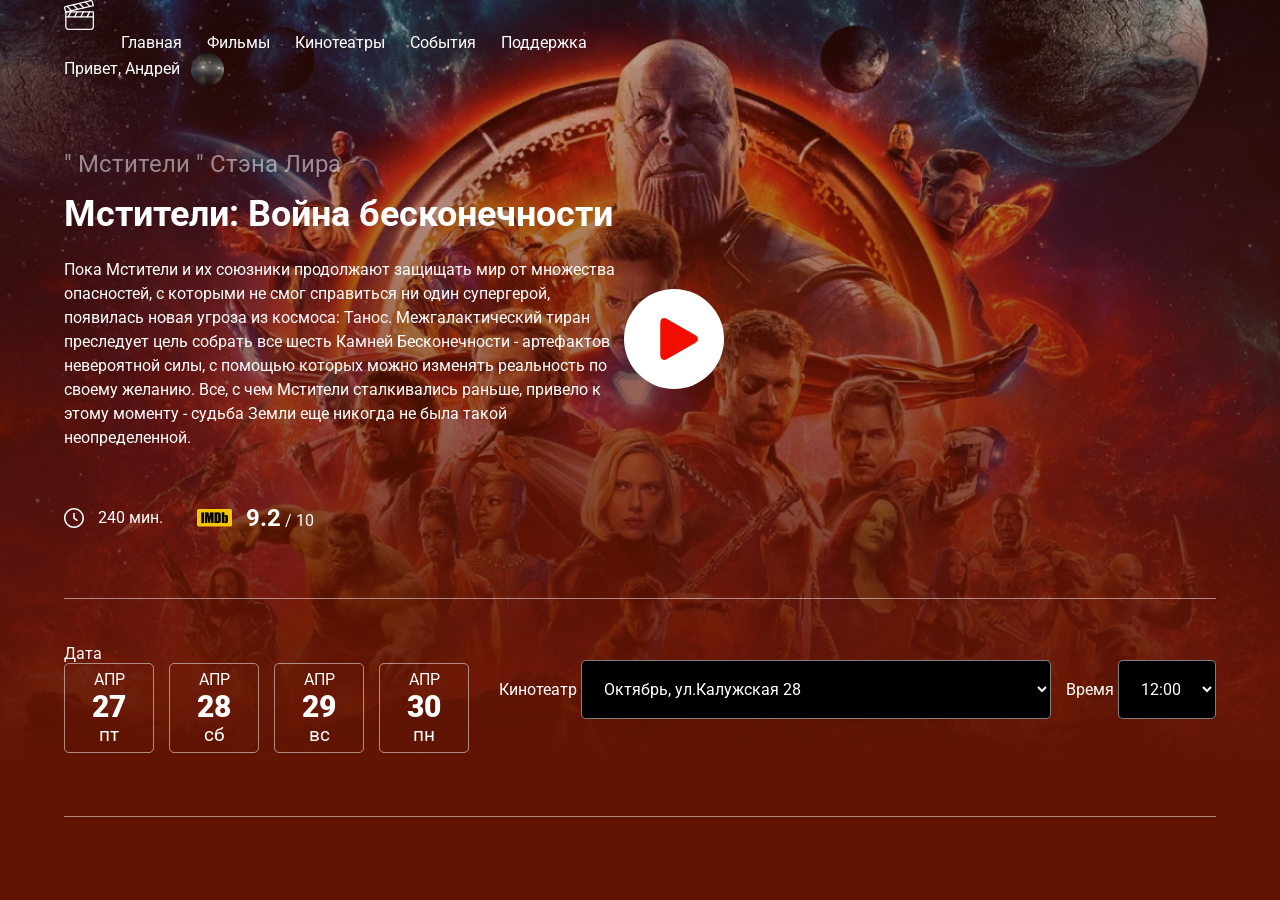
<file: Chinema1/Index.html>
<!DOCTYPE html>
<html lang="ru">
<head>
    <meta charset="UTF-8">
    <meta name="viewport" content="width=device-width, initial-scale=1.0">
    <link rel="preconnect" href="https://fonts.googleapis.com" >
    <link rel="preconnect" href="https://fonts.gstatic.com" crossorigin >
    <link href="https://fonts.googleapis.com/css2?family=Roboto:wght@400;700&display=swap" rel="stylesheet" >
    <link rel="stylesheet" href="css/normalize.css">
    <link rel="stylesheet" href="css/stile.css">
    <title>Online cinema</title>
</head>
    <body>
        <header class="header">
            <div class="nevbar container">
                <img src="img/logo.svg" alt="logo">
                <nav class="nav">
                    <ul class="menu">
                        <li class="menu-item"><a href="#" class="menu-link">Главная</a></li>
                        <li class="menu-item"><a href="#" class="menu-link">Фильмы</a></li>
                        <li class="menu-item"><a href="#" class="menu-link">Кинотеатры</a></li>
                        <li class="menu-item"><a href="#" class="menu-link">События</a></li>
                        <li class="menu-item"><a href="#" class="menu-link">Поддержка</a></li>
                    </ul>
                </nav>
                <div class="user">
                    <span>Привет, Андрей</span>
                    <img class="avatar" src="img/avatar.jpg" alt="">
                </div>
            </div>
            <!--/.nevbar -->
            <div class="film container">
                <div class="film-info">
                    <small class="film-title-small">" Мстители " Стэна Лира</small>
                    <h1 class="film-title">Мстители: Война бесконечности</h1>
                    <p class="film-description">

                        Пока Мстители и их союзники продолжают защищать мир от множества опасностей, 
                        с которыми не смог справиться ни один супергерой, появилась новая угроза из космоса: 
                        Танос. Межгалактический тиран преследует цель собрать все шесть Камней Бесконечности 
                        - артефактов невероятной силы, с помощью которых можно изменять реальность по своему желанию. 
                        Все, с чем Мстители сталкивались раньше, привело к этому моменту - 
                        судьба Земли еще никогда не была такой неопределенной.

                    </p>
                    <div class="film-details">
                        <div class="time">
                            <img src="img/clock.svg" alt="clock" class="time-icon">
                            <span class="time-couter">240 мин.</span>
                        </div>
                        <div class="rating">
                            <img src="img/imdb.png" alt="imdb logo" class="rating-icon">
                            <span class="rating-counter">
                                <strong class="rating-current">9.2</strong> / 10
                            </span>
                        </div>
                    </div>
                </div>
                <!-- /.film-info -->
                 <a href="" class="film-traller">
                    <img src="img/play-button.svg" alt="play-button">
                </a>
            </div>
                 <!-- /.film-traller -->
            </div>
            <!-- /.film -->
             <div class="session container">
                <div class="session-date">
                    <span class="session-lable">Дата</span>
                    <div class="session-date-block">
                        <div class="session-date-item">
                            <span class="session-month">АПР</span>
                            <span class="session-day">27</span>
                            <span class="session-week">пт</span>
                        </div>
                        <div class="session-date-item">
                            <span class="session-month">АПР</span>
                            <span class="session-day">28</span>
                            <span class="session-week">сб</span>
                        </div>
                        <div class="session-date-item">
                            <span class="session-month">АПР</span>
                            <span class="session-day">29</span>
                            <span class="session-week">вс</span>
                        </div>
                        <div class="session-date-item">
                            <span class="session-month">АПР</span>
                            <span class="session-day">30</span>
                            <span class="session-week">пн</span>
                        </div>
                    </div>
                </div>
                <div class="session-cinema">
                    <span class="session-lable">Кинотеатр</span>
                    <select class="select select-cinema" name="cinema">
                        <option value="Октябрь, ул.Калужская 28">Октябрь, ул.Калужская 28</option>
                        <option value="IMAX, ул.Ленина 12">IMAX, ул.Ленина 12</option>
                        <option value="CinemaMall, ул.Ленина 5">IMOL, ул.Ленина 5</option>
                    </select>
                </div>
                <div class="session-cinema">
                    <span class="session-lable">Время</span>
                    <select class="select" name="cinema">
                        <option value="12:00">12:00</option>
                        <option value="16:30">16:30</option>
                        <option value="17:25">17:25</option>
                    </select>
                </div>
             </div>
        </header>
    </body>
</html>
</file>
<file: Chinema1/css/stile.css>
* {
    box-sizing: border-box;
  }
  body {
    background-color: #621402;
    font-family: "Roboto", sans-serif;
    color: #fff;
  }
  .container {
    max-width: 1170px;
    margin: auto;
    width: 90%;
  }
  .header {
    min-height: 100vh;
    padding-bottom: 60px;
    background: linear-gradient(180deg, rgba(98, 20, 2, 0.31) 0%, #621402 85.62%),
      url("../img/bg.jpg") no-repeat center top / cover;
  }
  .m-menu {
    display: none;
  }


  .navbar {
    display: flex;
    align-items: center;
    padding-top: 30px;
    padding-bottom: 30px;
  }
  .nav {
    position: relative;
  }
  .menu {
    list-style-type: none;
    display: flex;
    margin: 0;
    margin-left: 17px;
  }
  .menu-item {
    margin-right: 25px;
  }
  .menu-link {
    color: white;
    text-decoration: none;
  }
  .user {
    margin-left: auto;
    color: #fff;
    display: flex;
    align-items: center;
  }
  .avatar {
    width: 33px;
    height: 33px;
    border-radius: 50%;
    margin-left: 11px;
  }
  .film {
    margin-top: 60px;
    color: #fff;
  }
  .film-title-small {
    opacity: 0.5;
    font-size: 24px;
    line-height: 150%;
  }
  .film-title {
    font-size: 36px;
    line-height: 42px;
    margin-top: 11px;
    margin-bottom: 23px;
  }
  .film-description {
    font-size: 16px;
    line-height: 150%;
    max-width: 560px;
  }
  .film {
    display: flex;
    align-items: center;
  }
  .film-trailer {
    margin: auto;
  }
  .film-details {
    margin-top: 50px;
    display: flex;
    align-items: center;
  }
  .time {
    display: flex;
    align-items: center;
  }
  .time-icon {
    margin-right: 14px;
  }
  .rating {
    display: flex;
    align-items: center;
    margin-left: 34px;
  }
  .rating-icon {
    margin-right: 14px;
  }
  .rating-current {
    font-size: 24px;
    line-height: 150%;
  }
  .session {
    margin-top: 62px;
    padding-top: 46px;
    padding-bottom: 63px;
    border-top: 1px solid rgba(255, 255, 255, 0.5);
    border-bottom: 1px solid rgba(255, 255, 255, 0.5);
    display: flex;
    justify-content: space-between;
    align-items: flex-start;
  }
  .session-label {
    display: block;
    margin-bottom: 20px;
  }
  .session-date-block {
    display: flex;
  }
  .session-date-item {
    cursor: pointer;
    display: flex;
    flex-direction: column;
    border: 1px solid rgba(255, 255, 255, 0.5);
    border-radius: 5px;
    text-align: center;
    width: 90px;
    height: 90px;
    align-items: center;
    justify-content: center;
    margin-right: 15px;
    transition: background-color 0.2s;
  }
  .session-month {
    font-size: 16px;
    line-height: 19px;
  }
  .session-day {
    font-weight: 900;
    font-size: 30px;
    line-height: 35px;
  }
  .session-week {
    font-size: 19px;
    line-height: 22px;
  }
  .session-date-item:hover {
    background-color: #fe8e05;
    color: #621402;
  }
  .select {
    background: rgb(0, 0, 0);
    border: 1px solid rgba(255, 255, 255, 0.5);
    border-radius: 5px;
    color: #ffffff;
    padding: 18px;
    cursor: pointer;
    margin-top: 15px;
  }
  .select-cinema {
    width: 470px;
  }
  .scheme {
    margin-bottom: 40px;
    background: rgba(36, 36, 36, 0.18);
    border-radius: 10px;
    
  }
  .scheme-svg {
    max-width: 1170px;
  }
  .scheme path:not(.light) {
    fill: rgba(255, 255, 255, 0.2);
    cursor: pointer;
  }
  .scheme path:not(.light):hover {
    fill: rgba(255, 255, 255, 0.5);
  }
  .scheme path.booked,
  .scheme path.booked:hover {
    fill: rgba(255, 255, 255, 0.05);
    cursor: not-allowed;
  }
  .scheme path.active,
  .scheme path.active:hover {
    fill: #fe8e05;
  }
  .legend {
    display: flex;
    align-items: center;
    border-top: 1px solid rgba(255, 255, 255, 0.5);
    max-width: 1024px;
    width: 90%;
    margin: auto;
    padding-top: 22px;
    padding-bottom: 38px;
  }
  .legend-label {
    display: flex;
    align-items: center;
    margin-right: 30px;
    color: rgba(255, 255, 255, 0.5);
  }
  .legend svg {
    margin-right: 15px;
  }
  .price {
    padding-top: 20px;
    padding-bottom: 40px;
    display: flex;
    align-items: center;
    justify-content: space-between;
  }
  .price-label {
    display: block;
    font-size: 18px;
    line-height: 21px;
  }
  .price-tag {
    font-size: 52px;
    line-height: 61px;
  }
  .button {
    display: block;
    background: #fe8e05;
    border-radius: 5px;
    color: #fff;
    font-weight: bold;
    font-size: 18px;
    line-height: 21px;
    padding: 24px 52px;
    text-decoration: none;
  }
  @media (max-width: 1200px) {
    .container {
      max-width: 960px;
    }
    .select-cinema {
      width: 100%;
    }
  }
  @media (max-width: 992px) {
    .container {
      max-width: 750px;
    }
    .session {
      flex-wrap: wrap;
    }
    .session-date {
      flex-basis: 70%;
      margin-bottom: 40px;
    }
    .session-time {
      order: 2;
    }
    .session-cinema {
      order: 3;
    }
    .menu-item {
      margin-right: 20px;
    }
  }
  @media (max-width: 768px) {
    .container {
      max-width: 560px;
    }
    .menu {
      position: absolute;
      left: 0;
      top: 40px;
      padding: 20px;
      margin-left: 20px;
      flex-direction: column;
      background-color: #621402;
      z-index: 9;
      border-radius: 10px;
      opacity: 0;
      visibility: hidden;
      transform: translateY(20%);
      transition: opacity 0.5s, transform 0.5s;
    }
    .menu-item:not(:last-child) {
      margin-bottom: 10px;
    }
    .m-menu {
      display: block;
      background-color: transparent;
      border: none;
      width: 40px;
      height: 40px;
      margin-left: 10px;
      cursor: pointer;
    }
    .is-open {
      opacity: 1;
      visibility: visible;
      transform: translateY(0);
    }
    .film-description {
      margin-right: 30px;
    }
    .film {
      flex-direction: column;
    }
    .film-trailer {
      margin-right: auto;
      margin-left: 0;
      margin-top: 40px;
    }
  }
</file>
